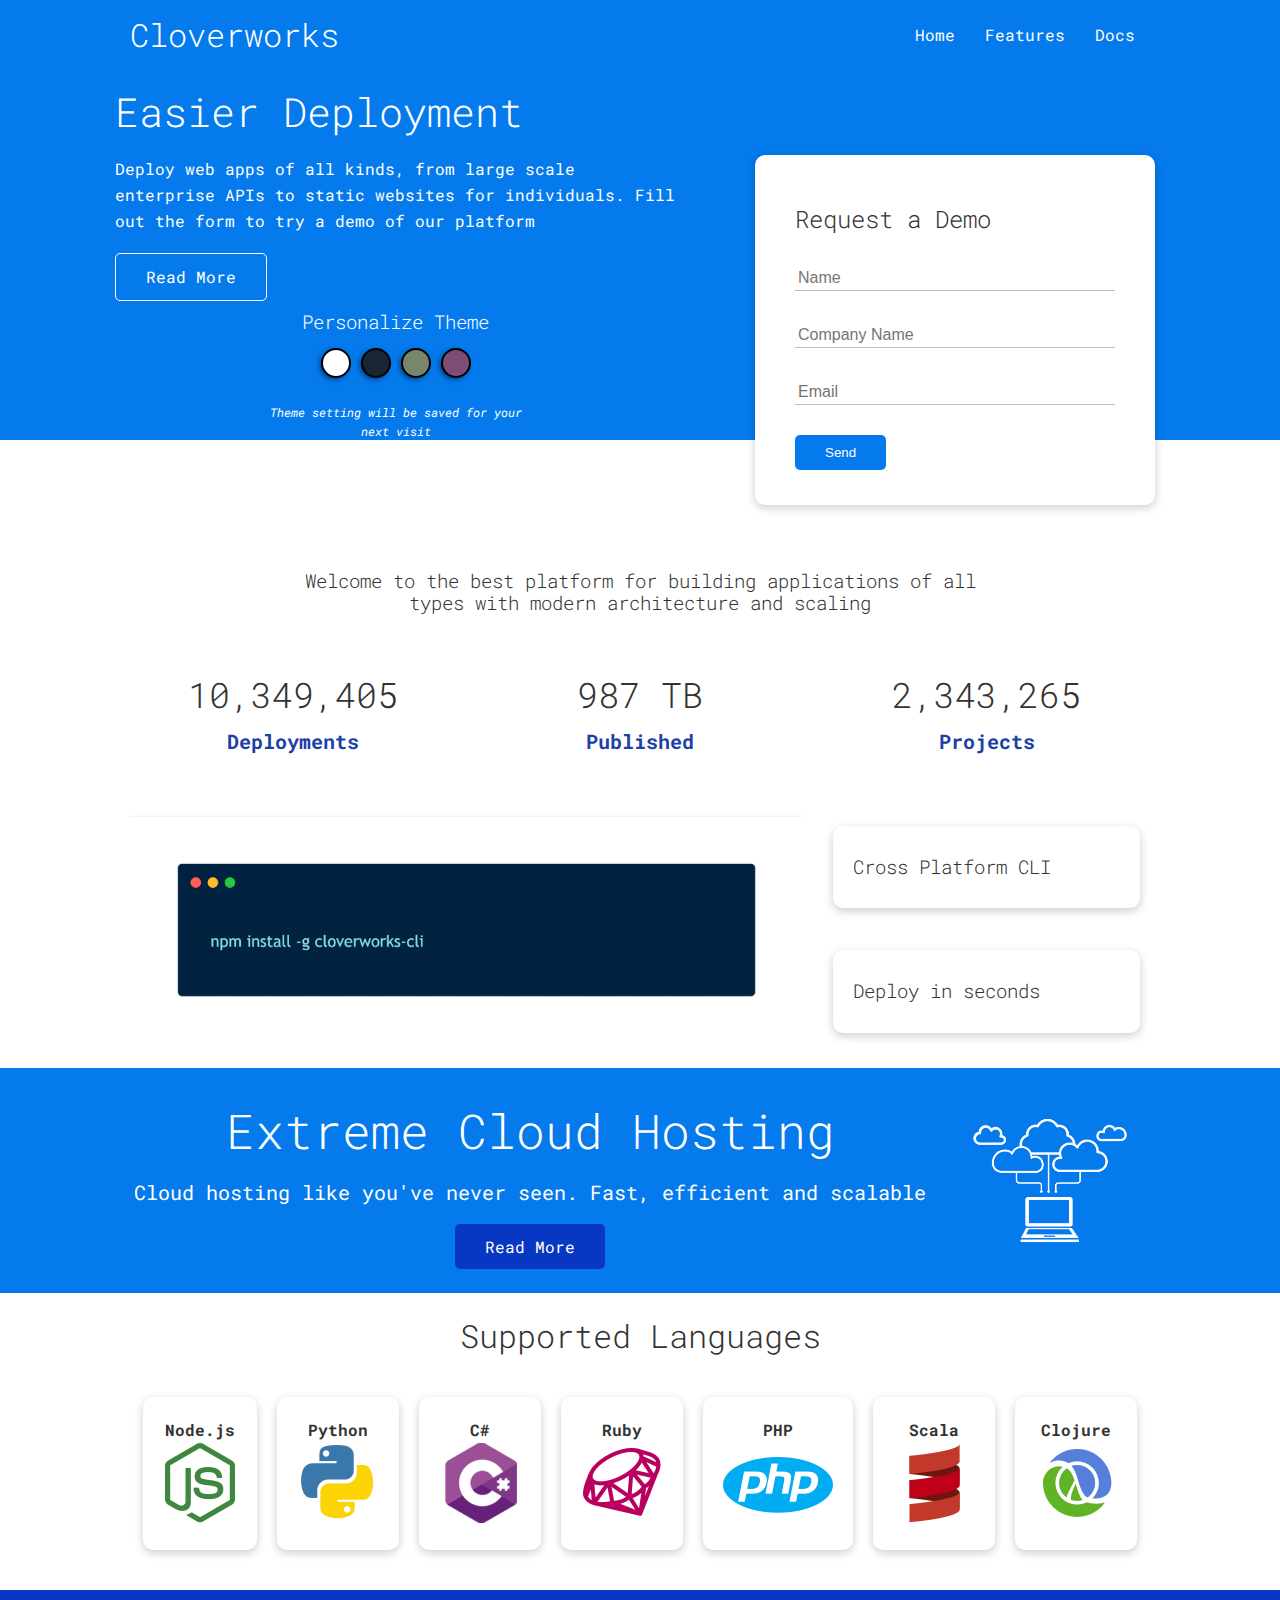
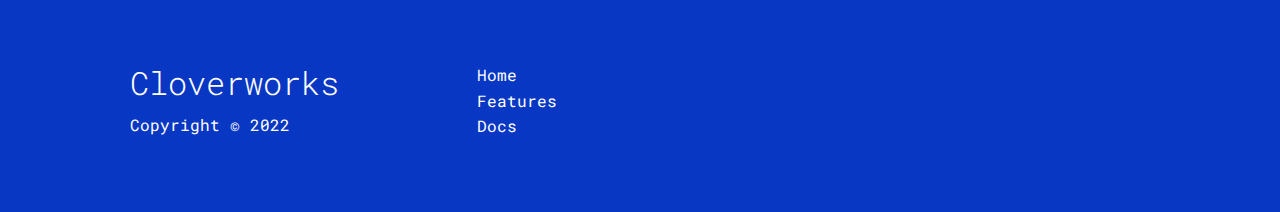
<file: index.html>
<!DOCTYPE html>
<html lang="en">
<head>
    <meta charset="UTF-8">
    <meta http-equiv="X-UA-Compatible" content="IE=edge">
    <meta name="viewport" content="width=device-width, initial-scale=1.0">
    <link rel="stylesheet" href="css/utilities.css">
    <link rel="stylesheet" href="css/style.css">
    <link rel="stylesheet" href="https://cdnjs.cloudflare.com/ajax/libs/font-awesome/5.15.1/css/all.min.css" integrity="sha512-+4zCK9k+qNFUR5X+cKL9EIR+ZOhtIloNl9GIKS57V1MyNsYpYcUrUeQc9vNfzsWfV28IaLL3i96P9sdNyeRssA==" crossorigin="anonymous" />
    <link rel="preconnect" href="https://fonts.googleapis.com">
    <link rel="preconnect" href="https://fonts.gstatic.com" crossorigin>
    <link href="https://fonts.googleapis.com/css2?family=Roboto+Mono:wght@500&family=Russo+One&display=swap" rel="stylesheet">
    
    <link id="theme-style" rel="stylesheet" href="">

    <title>Cloverworks</title>
</head>
<body>
    <div class="navbar">
        <div class="container flex">
            <h1 class="logo">Cloverworks</h1>
            <nav>
                <ul>
                    <li><a href="index.html">Home</a></li>
                    <li><a href="features.html">Features</a></li>
                    <li><a href="docs.html">Docs</a></li>
                </ul>
            </nav>
        </div>
    </div>

    <section class="showcase">
        <div class="container grid">
            <div class="showcase-text">
                <h1>Easier Deployment</h1>
                <p>Deploy web apps of all kinds, from large scale enterprise APIs to static websites for individuals. Fill out the form to try a demo of our platform</p>
                <a href="features.html" class="btn btn-outline">Read More</a>
                <h3 class="text-center">Personalize Theme</h3>
                    <div class="theme-options-wrapper">
                        <div data-mode="light" id="light-mode" class="theme-dot"></div>
                        <div data-mode="blue" id="blue-mode" class="theme-dot"></div>
                        <div data-mode="green" id="green-mode" class="theme-dot"></div>
                        <div data-mode="purple" id="purple-mode" class="theme-dot"></div>
                    </div>
                    <p id="settings-note">Theme setting will be saved for your<br> next visit</p>
            </div>
            <div class="showcase-form card">
                <h2>Request a Demo</h2>
                <form>
                    <div class="form-control">
                        <input type="text" name="name" placeholder="Name" required>
                    </div>
                    <div class="form-control">
                        <input type="text" name="company" placeholder="Company Name" required>
                    </div>
                    <div class="form-control">
                        <input type="email" name="email" placeholder="Email" required>
                    </div>
                    <div class="form-control">
                        <input type="submit" value="Send" class="btn btn-primary">
                    </div>
                </form>
            </div>
        </div>
    </section>

    <section class="stats">
        <div class="container">
            <h3 class="stats-heading text-center my-1">Welcome to the best platform for building applications of all types with modern architecture and scaling</h3>
            <div class="grid grid-3 text-center my-4">
                <div>
                    <i class="fas fa-server fa-3x"></i>
                    <h3>10,349,405</h3>
                    <p class="text-secondary">
                        Deployments
                    </p>
                </div>

                <div>
                    <i class="fas fa-upload fa-3x"></i>
                    <h3>987 TB</h3>
                    <p class="text-secondary">
                        Published
                    </p>
                </div>

                <div>
                    <i class="fas fa-project-diagram fa-3x"></i>
                    <h3>2,343,265</h3>
                    <p class="text-secondary">
                        Projects
                    </p>
                </div>

            </div>
        </div>
    </section>

    <section class="cli">
        <div class="container grid">
            <img src="images/cli.jpg">
            <div class="card">
                <h3>Cross Platform CLI</h3>
            </div>
            <div class="card">
                <h3>Deploy in seconds</h3>  
            </div>
        </div>
    </section>

    <section class="cloud bg-primary my-2 py-2">
        <div class="container grid">
            <div class="text-center">
                <h2 class="lg">Extreme Cloud Hosting</h2>
                <p class="lead my-1">Cloud hosting like you've never seen.
                    Fast, efficient and scalable
                </p>
                <a href="features.html" class="btn btn-dark">Read More</a>
            </div>
            <img src="images/cloud.png" alt="">
        </div>
    </section>

    <section class="languages">
        <h2 class="md text-center my-2">
            Supported Languages
        </h2>
        <div class="container flex">
            <div class="card">
                <h4>Node.js</h4>
                <img src="images/logos/node.png" alt="">
            </div>
            <div class="card">
                <h4>Python</h4>
                <img src="images/logos/python.png" alt="">
              </div>
              <div class="card">
                <h4>C#</h4>
                <img src="images/logos/csharp.png" alt="">
              </div>
              <div class="card">
                <h4>Ruby</h4>
                <img src="images/logos/ruby.png" alt="">
              </div>
              <div class="card">
                <h4>PHP</h4>
                <img src="images/logos/php.png" alt="">
              </div>
              <div class="card">
                <h4>Scala</h4>
                <img src="images/logos/scala.png" alt="">
              </div>
              <div class="card">
                <h4>Clojure</h4>
                <img src="images/logos/clojure.png" alt="">
              </div>
        </div>
    </section>

    <footer class="footer bg-dark py-5">
        <div class="container grid grid-3">
            <div>
                <h1>Cloverworks</h1>
                <p>Copyright &copy; 2022</p>
            </div>
            <nav>
                <ul>
                    <li><a href="index.html">Home</a></li>
                    <li><a href="features.html">Features</a></li>
                    <li><a href="docs.html">Docs</a></li>
                </ul>
            </nav>
            <div class="social">
                <a href="#"><i class="fab fa-twitter fa-2x"></i></a>
                <a href="#"><i class="fab fa-facebook fa-2x"></i></a>
                <a href="#"><i class="fab fa-instagram fa-2x"></i></a>
                <a href="#"><i class="fab fa-github fa-2x"></i></a>
            </div>
        </div>
    </footer>

    <script src="js/script.js"></script>
</body>
</html>
</file>
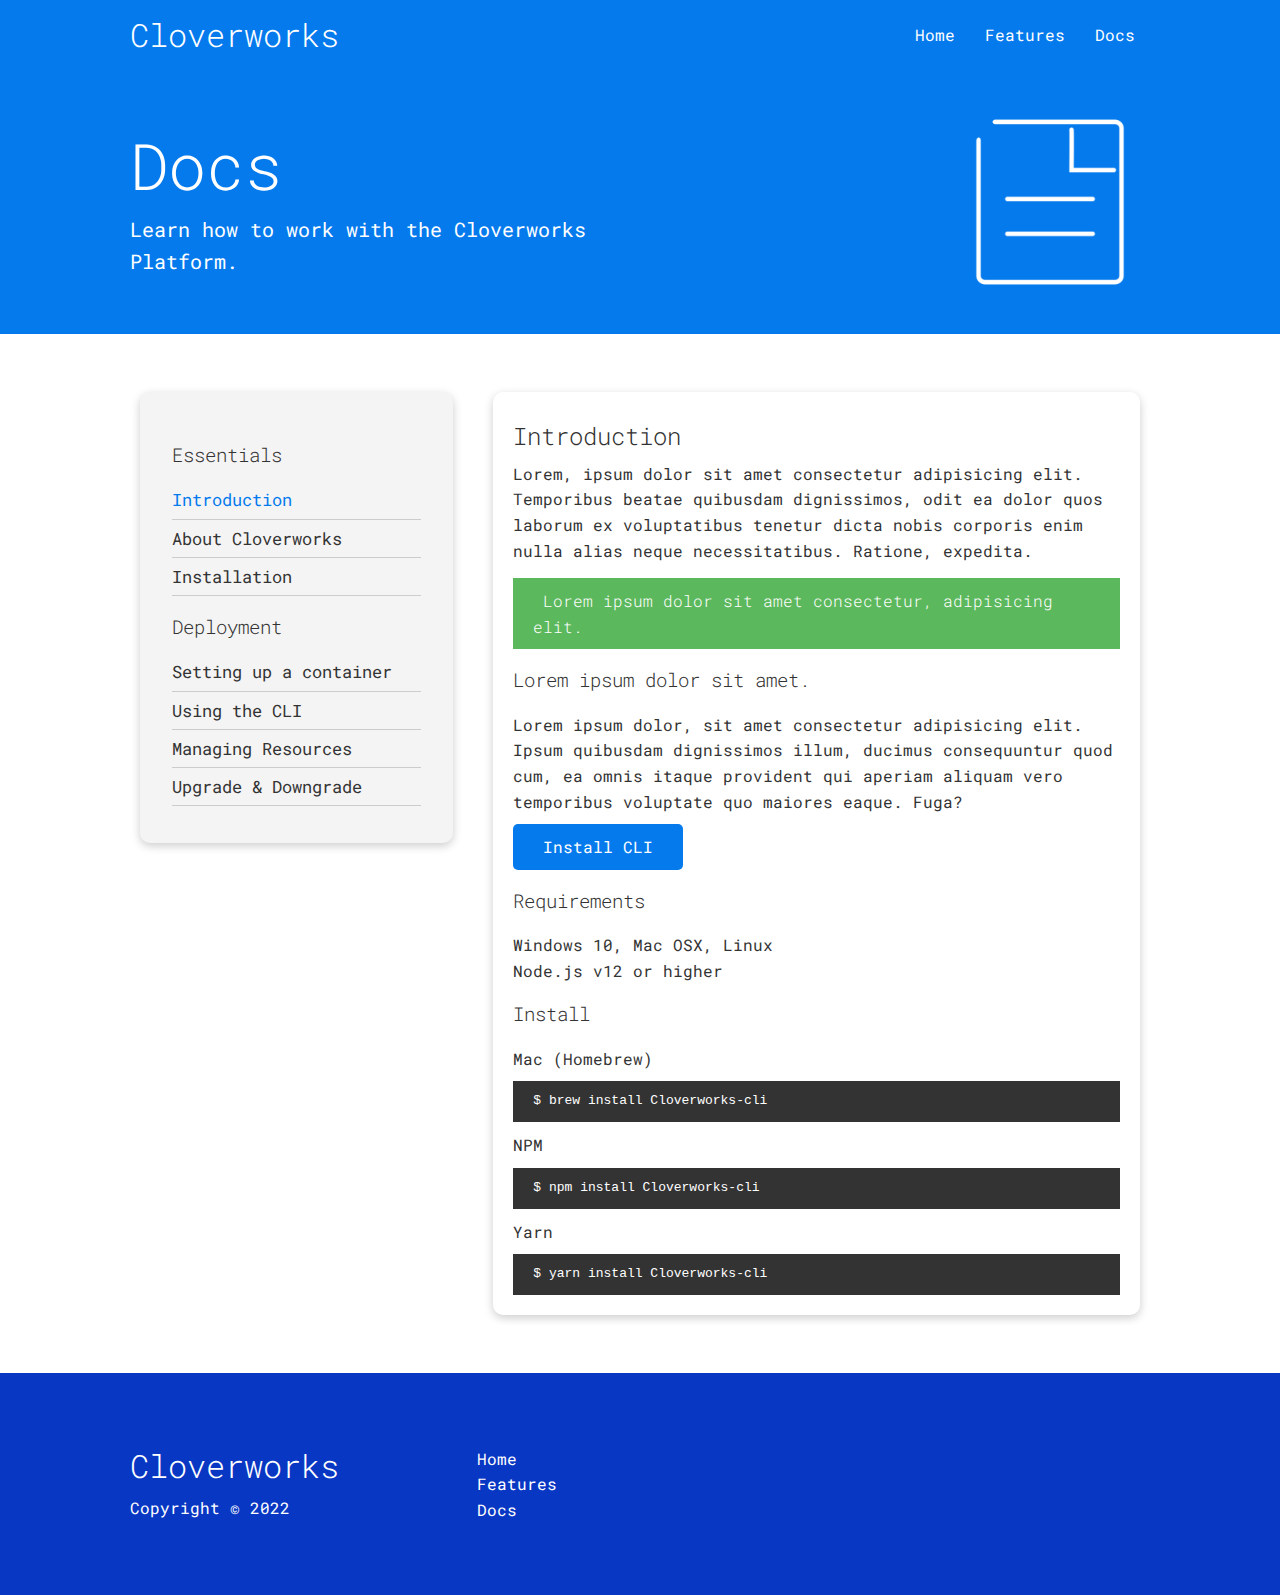
<file: docs.html>
<!DOCTYPE html>
<html lang="en">
<head>
    <meta charset="UTF-8">
    <meta http-equiv="X-UA-Compatible" content="IE=edge">
    <meta name="viewport" content="width=device-width, initial-scale=1.0">
    <link rel="stylesheet" href="css/utilities.css">
    <link rel="stylesheet" href="css/style.css">
    <link rel="stylesheet" href="https://cdnjs.cloudflare.com/ajax/libs/font-awesome/5.15.1/css/all.min.css" integrity="sha512-+4zCK9k+qNFUR5X+cKL9EIR+ZOhtIloNl9GIKS57V1MyNsYpYcUrUeQc9vNfzsWfV28IaLL3i96P9sdNyeRssA==" crossorigin="anonymous" />
    <link rel="preconnect" href="https://fonts.googleapis.com">
    <link rel="preconnect" href="https://fonts.gstatic.com" crossorigin>
    <link href="https://fonts.googleapis.com/css2?family=Roboto+Mono:wght@500&family=Russo+One&display=swap" rel="stylesheet">

    <link id="theme-style" rel="stylesheet" href="">

    <title>Cloverworks</title>
</head>
<body>
    <div class="navbar">
        <div class="container flex">
            <h1 class="logo">Cloverworks</h1>
            <nav>
                <ul>
                    <li><a href="index.html">Home</a></li>
                    <li><a href="features.html">Features</a></li>
                    <li><a href="docs.html">Docs</a></li>
                </ul>
            </nav>
        </div>
    </div>

    <section class="docs-head bg-primary py-3">
        <div class="container grid">
            <div>
                <h1 class="xl">Docs</h1>
                <p class="lead">
                    Learn how to work with the Cloverworks Platform.
                </p>
            </div>
            <img src="images/docs.png" alt="">
        </div>
    </section>

    <section class="docs-main my-4">
        <div class="container grid">
            <div class="card bg-light p-3">
                <h3 class="my-2">Essentials</h3>
                <nav>
                    <ul>
                        <li><a href="#" class="text-primary">Introduction</a></li>
                        <li><a href="#">About Cloverworks</a></li>
                        <li><a href="#">Installation</a></li>
                    </ul>
                </nav>

                <h3 class="my-2">Deployment</h3>
                <nav>
                    <ul>
                        <li><a href="#">Setting up a container</a></li>
                        <li><a href="#">Using the CLI</a></li>
                        <li><a href="#">Managing Resources</a></li>
                        <li><a href="#">Upgrade & Downgrade</a></li>
                    </ul>
                </nav>
            </div>

            <div class="card">
                <h2>Introduction</h2>
                <p>Lorem, ipsum dolor sit amet consectetur adipisicing elit. Temporibus beatae quibusdam dignissimos, odit ea dolor quos laborum ex voluptatibus tenetur dicta nobis corporis enim nulla alias neque necessitatibus. Ratione, expedita.</p>
                <div class="alert alert-success">
                    <i class="fas fa-info"></i>Lorem ipsum dolor sit amet consectetur, adipisicing elit.
                </div>

                <h3>Lorem ipsum dolor sit amet.</h3>
                <p>Lorem ipsum dolor, sit amet consectetur adipisicing elit. Ipsum quibusdam dignissimos illum, ducimus consequuntur quod cum, ea omnis itaque provident qui aperiam aliquam vero temporibus voluptate quo maiores eaque. Fuga?</p>
                <a href="#" class="btn btn-primary">Install CLI</a>

                <h3>Requirements</h3>
                <ul>
                    <li>Windows 10, Mac OSX, Linux</li>
                    <li>Node.js v12 or higher</li>
                </ul>

                <h3>Install</h3>
                <p>Mac (Homebrew)</p>
                <pre><code>$ brew install Cloverworks-cli</code></pre>
                <p>NPM</p>
                <pre><code>$ npm install Cloverworks-cli</code></pre>
                <p>Yarn</p>
                <pre><code>$ yarn install Cloverworks-cli</code></pre>

            </div>
        </div>
    </section>

    <footer class="footer bg-dark py-5">
        <div class="container grid grid-3">
            <div>
                <h1>Cloverworks</h1>
                <p>Copyright &copy; 2022</p>
            </div>
            <nav>
                <ul>
                    <li><a href="index.html">Home</a></li>
                    <li><a href="features.html">Features</a></li>
                    <li><a href="docs.html">Docs</a></li>
                </ul>
            </nav>
            <div class="social">
                <a href="#"><i class="fab fa-twitter fa-2x"></i></a>
                <a href="#"><i class="fab fa-facebook fa-2x"></i></a>
                <a href="#"><i class="fab fa-instagram fa-2x"></i></a>
                <a href="#"><i class="fab fa-github fa-2x"></i></a>
            </div>
        </div>
    </footer>

    <script src="js/script.js"></script>
</body>
</html>
</file>
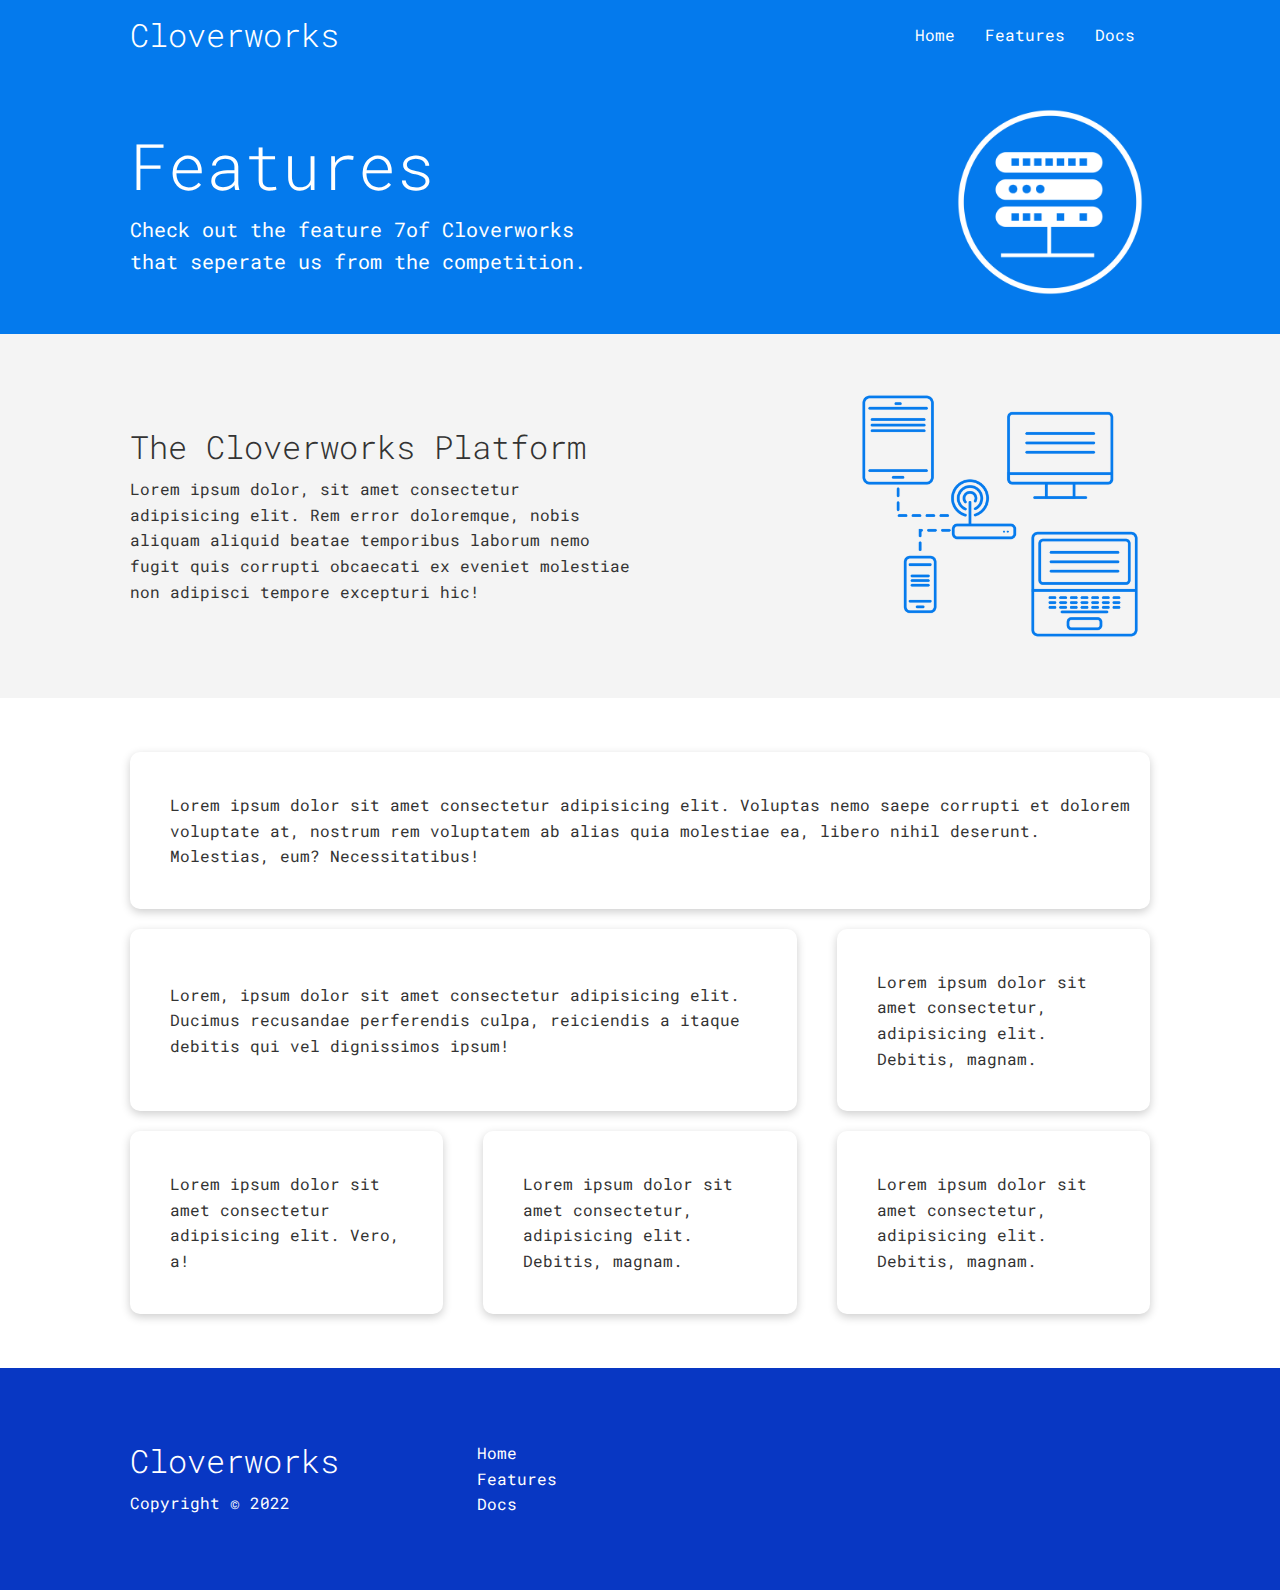
<file: features.html>
<!DOCTYPE html>
<html lang="en">
<head>
    <meta charset="UTF-8">
    <meta http-equiv="X-UA-Compatible" content="IE=edge">
    <meta name="viewport" content="width=device-width, initial-scale=1.0">
    <link rel="stylesheet" href="css/utilities.css">
    <link rel="stylesheet" href="css/style.css">
    <link rel="stylesheet" href="https://cdnjs.cloudflare.com/ajax/libs/font-awesome/5.15.1/css/all.min.css" integrity="sha512-+4zCK9k+qNFUR5X+cKL9EIR+ZOhtIloNl9GIKS57V1MyNsYpYcUrUeQc9vNfzsWfV28IaLL3i96P9sdNyeRssA==" crossorigin="anonymous" />
    <link rel="preconnect" href="https://fonts.googleapis.com">
    <link rel="preconnect" href="https://fonts.gstatic.com" crossorigin>
    <link href="https://fonts.googleapis.com/css2?family=Roboto+Mono:wght@500&family=Russo+One&display=swap" rel="stylesheet">

    <link id="theme-style" rel="stylesheet" href="">

    <title>Cloverworks</title>
</head>
<body>
    <div class="navbar">
        <div class="container flex">
            <h1 class="logo">Cloverworks</h1>
            <nav>
                <ul>
                    <li><a href="index.html">Home</a></li>
                    <li><a href="features.html">Features</a></li>
                    <li><a href="docs.html">Docs</a></li>
                </ul>
            </nav>
        </div>
    </div>

    <section class="features-head bg-primary py-3">
        <div class="container grid">
            <div>
                <h1 class="xl">Features</h1>
                <p class="lead">
                    Check out the feature 7of Cloverworks that seperate us from the competition.
                </p>
            </div>
            <img src="images/server.png" alt="">
        </div>
    </section>

    <section class="features-sub-head bg-light py-3">
        <div class="container grid">
            <div>
                <h1 class="md">The Cloverworks Platform</h1>
                <p>
                    Lorem ipsum dolor, sit amet consectetur adipisicing elit. Rem error doloremque, nobis aliquam aliquid beatae temporibus laborum nemo fugit quis corrupti obcaecati ex eveniet molestiae non adipisci tempore excepturi hic!
                </p>
            </div>
            <img src="images/server2.png" alt="">
        </div>
    </section>

    <section class="features-main my-2">
        <div class="container grid grid-3">
            
            <div class="card flex">
                <i class="fas fa-server fa-3x"></i>
                <p>Lorem ipsum dolor sit amet consectetur adipisicing elit. Voluptas nemo saepe corrupti et dolorem voluptate at, nostrum rem voluptatem ab alias quia molestiae ea, libero nihil deserunt. Molestias, eum? Necessitatibus!</p>
            </div>
            <div class="card flex">
                <i class="fas fa-network-wired fa-3x"></i>
                <p>
                    Lorem, ipsum dolor sit amet consectetur adipisicing elit. Ducimus
                    recusandae perferendis culpa, reiciendis a itaque debitis qui vel
                    dignissimos ipsum!
                </p>
            </div>
            <div class="card flex">
                <i class="fas fa-laptop-code fa-3x"></i>
                <p>
                    Lorem ipsum dolor sit amet consectetur, adipisicing elit. Debitis,
                    magnam.
                </p>
            </div>
            <div class="card flex">
                <i class="fas fa-database fa-3x"></i>
                <p>
                    Lorem ipsum dolor sit amet consectetur adipisicing elit. Vero, a!
                </p>
            </div>
            <div class="card flex">
                <i class="fas fa-power-off fa-3x"></i>
                <p>
                    Lorem ipsum dolor sit amet consectetur, adipisicing elit. Debitis,
                    magnam.
                </p>
            </div>
            <div class="card flex">
                <i class="fas fa-upload fa-3x"></i>
                <p>
                    Lorem ipsum dolor sit amet consectetur, adipisicing elit. Debitis,
                    magnam.
                </p>
            </div>
        </div>
    </section>

    <footer class="footer bg-dark py-5">
        <div class="container grid grid-3">
            <div>
                <h1>Cloverworks</h1>
                <p>Copyright &copy; 2022</p>
            </div>
            <nav>
                <ul>
                    <li><a href="index.html">Home</a></li>
                    <li><a href="features.html">Features</a></li>
                    <li><a href="docs.html">Docs</a></li>
                </ul>
            </nav>
            <div class="social">
                <a href="#"><i class="fab fa-twitter fa-2x"></i></a>
                <a href="#"><i class="fab fa-facebook fa-2x"></i></a>
                <a href="#"><i class="fab fa-instagram fa-2x"></i></a>
                <a href="#"><i class="fab fa-github fa-2x"></i></a>
            </div>
        </div>
    </footer>

    <script src="js/script.js"></script>

</body>
</html>
</file>
<file: css/utilities.css>
/*Utilities*/
.container {
    max-width: 1100px;
    margin: 0 auto;
    overflow: auto;
    padding: 0 40px;

}

.card {
    background-color: #fff;
    color: #333;
    border-radius: 10px;
    box-shadow: 0px 3px 10px rgba(0,0,0,.2);
    padding: 20px;
    margin: 10px;

}

.flex {
    display: flex;
    justify-content: center;
    align-items: center;
    height: 100%;
}

.grid {
    display: grid;
    grid-template-columns: repeat(2,1fr);
    gap: 20px;
    height: 100%;
    justify-content: center;
    align-items: center;
}
.grid-3 {
    grid-template-columns: repeat(3,1fr);
}

.text-center {
    text-align: center;
}

/*Alert*/
.alert {
    background-color: var(--light-color);
    padding: 10px 20px;
    font-weight: bold;
    margin: 15px 0;
}

.alert i {
    margin-right: 10px;
}

.alert-success {
    background-color: var(--success-color);
    color: #fff;
    font-weight: 300;
}

.alert-error {
    background-color: var(--error-color);
    color: #fff;
    font-weight: 300;
}


.btn {
    display: inline-block;
    padding: 10px 30px;
    cursor: pointer;
    background-color: var(--primary-color);
    color: #fff;
    border: none;
    border-radius: 5px;
}

.btn:hover {
    transform: scale(0.98);
}

.btn-outline {
    background-color: transparent;
    border: 1px #fff solid;
}

/*Background and colored buttons */
.bg-primary a,
.btn-primary a,
.bg-secondary a,
.btn-secondary a,
.bg-dark a,
.btn-dark a {
    color:#fff;
}

.bg-primary,
.btn-primary {
    background-color: var(--primary-color);
    color: #fff;
}

.bg-secondary,
.btn-secondary{
    background-color: var(--secondary-color);
    color: #fff;
}

.bg-dark,
.btn-dark{
    background-color: var(--dark-color);
    color: #fff;
}

.bg-light,
.btn-light{
    background-color: var(--light-color);
    color: #333;
}

/* Text colors */
.text-primary {
    color: var(--primary-color);
}
  
.text-secondary {
    color: var(--secondary-color);
}
  
.text-dark {
    color: var(--dark-color);
}
  
.text-light {
    color: var(--light-color);
}

/*Text Sizes*/
.lead {
    font-size: 20px;
}

.sm {
    font-size: 1rem;
}

.md {
    font-size: 2rem;
}

.lg {
    font-size: 3rem;
}

.xl {
    font-size: 4rem;
}

/*Margin*/
.my-1 {
    margin: 1rem 0;
}

.my-2 {
    margin: 1.5rem 0;
}

.my-3 {
    margin: 2rem 0;
}

.my-4 {
    margin: 3rem 0;
}

.my-5 {
    margin: 4rem 0;
}

.m-1 {
    margin: 1rem ;
}

.m-2 {
    margin: 1.5rem ;
}

.m-3 {
    margin: 2rem ;
}

.m-4 {
    margin: 3rem ;
}

.m-5 {
    margin: 4rem ;
}

/*padding*/
.py-1 {
    padding: 1rem 0;
}

.py-2 {
    padding: 1.5rem 0;
}

.py-3 {
    padding: 2rem 0;
}

.py-4 {
    padding: 3rem ;
}

.py-5 {
    padding: 4rem ;
}

.p-1 {
    padding: 1rem ;
}

.p-2 {
    padding: 1.5rem ;
}

.p-3 {
    padding: 2rem ;
}

.p-4 {
    padding: 3rem ;
}

.p-5 {
    padding: 4rem ;
}
</file>
<file: css/style.css>
@import url('https://fonts.googleapis.com/css2?family=Roboto+Mono:wght@500&family=Russo+One&display=swap');

:root {
    --primary-color: #047aed;
    --secondary-color: #1c3fa8;
    --dark-color: #0837c3;
    --light-color: #f4f4f4;
    --success-color: #5cb85c;
    --error-color: #d9534f;
}


* {
    box-sizing: border-box;
    padding: 0;
    margin: 0;

}

body {
    font-family: 'Roboto Mono', monospace;
    color: #333;
    line-height: 1.6;
}

body * {
    transition: 0.3s;
}

ul {
    list-style-type: none;
}

a {
    text-decoration: none;
    color: #333;
}

h1, h2, h3 {
    font-weight: 300;
    line-height: 1.2;
    margin: 10px 0;
}

p {
    margin: 10px 0;
}

img {
    width: 100%;
}

code, pre {
    background-color: #333;
    color: #fff;
    padding: 10px;
}

/*Navbar*/

.navbar {
    background-color: var(--primary-color);
    color: #fff;
    height: 70px;
}

.navbar ul {
    display: flex;
}

.navbar a {
    color: #fff;
    padding: 10px;
    margin: 0 5px;
}

.navbar a:hover {
    border-bottom: 2px #fff solid;
}

.navbar .flex {
    justify-content: space-between;
}


/*Showcase*/
.showcase {
    height: 400px;
    background-color: var(--primary-color);
    color: #fff;
    position: relative;
}

.showcase h1 {
    font-size: 40px;
}

.showcase p {
    margin: 20px 0;
}

.showcase .grid {
    grid-template-columns: 55% 45%;
    gap: 30px;
    overflow: visible;
}

.showcase-form {
    position: relative;
    top: 60px;
    height: 350px;
    width: 400px;
    padding: 40px;
    z-index: 100;
    justify-self: flex-end;
}

.showcase-form .form-control {
    margin: 30px 0;
}

.showcase-form input[type='text'],
.showcase-form input[type='email']  {
    border: 0;
    border-bottom: 1px solid #b4becb;
    width: 100%;
    padding: 3px;
    font-size: 16px;
}

.showcase-form input:focus {
    outline:none;  
}

.showcase::before,
.showcase::after {
    content: '';
    position: absolute;
    height: 100px;
    bottom: -70px;
    right: 0;
    left: 0;  
    background-color: #fff; 
    /*transform: skewY(-3deg);*/
}

/*theme options*/
.theme-options-wrapper {
    display: flex;
    justify-content: center;
}

.theme-dot {
    height: 30px;
    width: 30px;
    border-radius: 50%;
    box-shadow: -2px 2px 6px -2px rgba(0,0,0,.75);
    margin: 5px;
    border: 2px solid black;
}

.theme-dot:hover {
    border: 5px solid #fff;
}

#light-mode {
    background-color: #fff;
}
#blue-mode {
    background-color: #192734;
}
#green-mode {
    background-color: #78866b;
}
#purple-mode {
    background-color: #7e4c74;
}

#settings-note{
    font-style: italic;
    font-size: 12px;
    text-align: center;
}

/*Stats*/
.stats {
    padding-top: 100px;
}

.stats-heading {
    max-width: 700px;
    margin: auto;
}

.stats .grid h3 {
    font-size: 35px;
}

.stats .grid p {
    font-size: 20px;
    font-weight: bold;
}

/*Cli*/
.cli .grid {
    grid-template-columns: repeat(3,1fr);
    grid-template-rows: repeat(2,1fr);
}

.cli .grid > *:first-child {
    grid-column: 1/ span 2;
    grid-row: 1 / span 2;
}

/*Cloud*/
.cloud .grid {
    grid-template-columns: 4fr 1fr;
}

/*Languages*/

.languages .flex {
    flex-wrap: wrap;
}
.languages .card {
    text-align: center;
    margin: 18px 10px 40px;
    transition: transform 0.2s ease-in;
}

.languages.card h4 {
    font-size: 20px;
    margin-bottom: 10px;
}

.languages .card:hover {
    transform: translateY(-15px);
}

/*Features*/
.features-head img,
.docs-head img {
    width: 200px;
    justify-self: flex-end;
}

.features-sub-head img {
    width: 300px;
    justify-self: flex-end;
}

.features-main .card > i {
    margin-right: 20px;
}

.features-main .grid {
    padding: 30px;
}

.features-main .grid > *:first-child {
    grid-column: 1/span 3;
}

.features-main .grid > *:nth-child(2) {
    grid-column: 1/span 2;
}

/*Docs*/
.docs-main h3 {
    margin: 20px 0;
}

.docs-main .grid {
    grid-template-columns: 1fr 2fr;
    align-items: flex-start;
}

.docs-main nav li {
    font-size: 17px;
    padding-bottom: 5px;
    margin-bottom: 5px;
    border-bottom: 1px #ccc solid;
}

.docs-main a:hover {
    font-weight: bold;
}


/*Footer*/
.footer .social a {
    margin: 0 10px;
}

/*Tablets and under*/
@media(max-width: 768px) {
    .grid,
    .showcase .grid,
    .stats .grid,
    .cli .grid,
    .cloud .grid,
    .docs-main .grid,
    .features-main .grid{
        grid-template-columns: 1fr;
        grid-template-rows: 1fr;
    }

    .showcase {
        height: auto;
    }

    .showcase-text {
        text-align: center;
        margin-top: 40px;
    }

    .showcase-form {
        justify-self: center;
        margin: auto;
    }

    .cli .grid > *:first-child {
        grid-column: 1;
        grid-row: 1;
    }

    .features-head,
    .features-sub-head,
    .docs-head {
        text-align: center;
    }
    .features-head img,
    .features-sub-head img,
    .docs-head img{
        justify-self: center;
    }

    .features-main .grid >*:first-child,
    .features-main .grid >*:nth-child(2){
        grid-column: 1;
    }
    
}

@media(max-width: 500px) {
    .navbar {
        height: 110px;
    }

    .navbar .flex {
        flex-direction: column;
    }

    .navbar ul {
        padding: 10px;
        background-color: rgba(0,0,0,0.1);
    }
    .showcase-form{
        width: 300px;
    }
}
</file>
